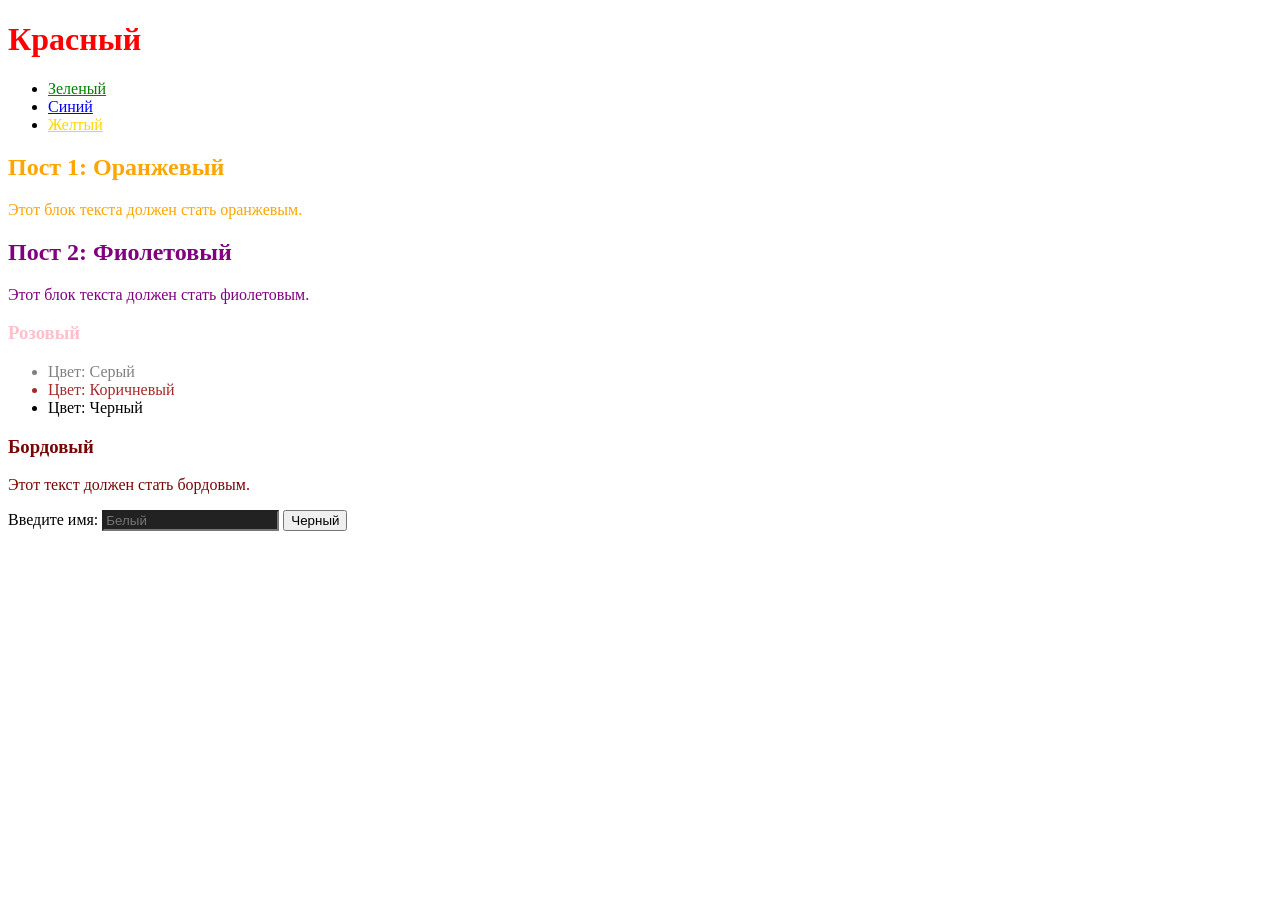
<file: index.html>
<!DOCTYPE html>
<html lang="ru">
<head>
    <meta charset="UTF-8">
    <meta name="viewport" content="width=device-width, initial-scale=1.0">
    <title>Лабораторная работа: Селекторы CSS</title>
    <link rel="stylesheet" href="style.css">
</head>
<body>
    <header>
        <h1 class="main-title">Красный</h1>
        <nav>
            <ul class="nav-list">
                <li><a href="#" class="link">Зеленый</a></li>
                <li><a href="#" class="link special-link">Синий</a></li>
                <li><a href="#" class="link">Желтый</a></li>
            </ul>
        </nav>
    </header>
    <section class="content">
        <article class="post" id="first-post">
            <h2>Пост 1: Оранжевый</h2>
            <p>Этот блок текста должен стать оранжевым.</p>
        </article>
        <article class="post">
            <h2>Пост 2: Фиолетовый</h2>
            <p>Этот блок текста должен стать фиолетовым.</p>
        </article>
    </section>
    <section class="sidebar">
        <div class="widget">
            <h3>Розовый</h3>
            <ul class="color-list">
                <li>Цвет: Серый</li>
                <li>Цвет: Коричневый</li>
                <li class="highlighted">Цвет: Черный</li>
            </ul>
        </div>
        <div class="widget important-widget">
            <h3>Бордовый</h3>
            <p class="note">Этот текст должен стать бордовым.</p>
        </div>
    </section>
    <footer>
        <form action="#" class="form">
        <label for="name">Введите имя:</label>
        <input type="text" id="name" placeholder="Белый">
        <button type="submit" class="submit-btn">Черный</button>
        </form>
    </footer>
</body>
</html>
</file>
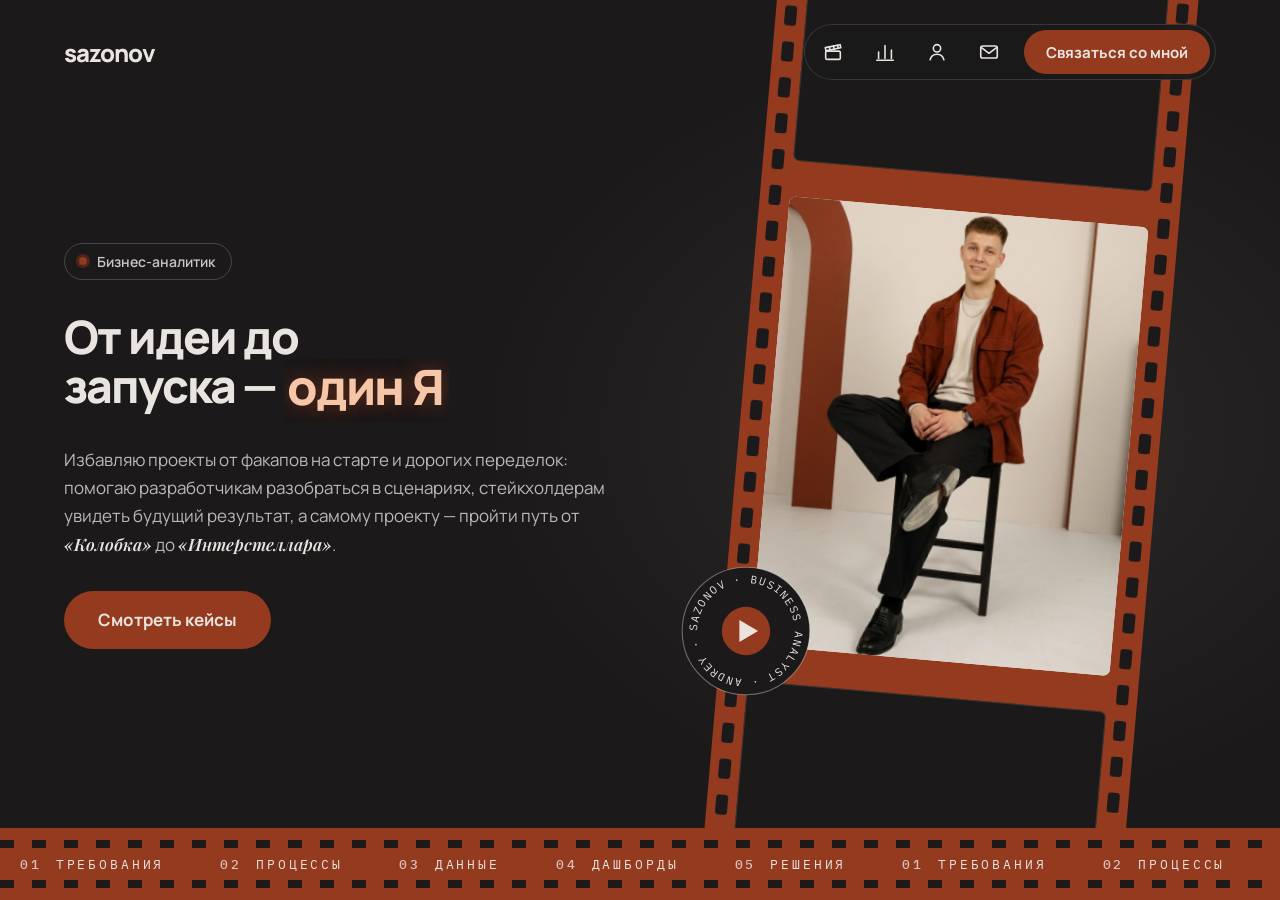
<file: portfolio_hero_repaired.html>
<!DOCTYPE html>
<html lang="ru">
<head>
<meta charset="utf-8">
<meta name="viewport" content="width=device-width, initial-scale=1">
<title>sazonov — портфолио бизнес-аналитика</title>

<link rel="preconnect" href="https://fonts.googleapis.com">
<link rel="preconnect" href="https://fonts.gstatic.com" crossorigin>
<link href="https://fonts.googleapis.com/css2?family=Manrope:wght@400;500;600;700;800&family=Playfair+Display:ital,wght@1,600&family=IBM+Plex+Mono:wght@500&display=swap" rel="stylesheet">

<style>
  *{margin:0;padding:0;box-sizing:border-box}
  html,body{background:#1B191A;color:#E9E4E0;font-family:'Manrope',system-ui,sans-serif}
  a{color:inherit;text-decoration:none}
  a:focus-visible{outline:2px solid #E9E4E0;outline-offset:3px}
  ::selection{background:#943A1F;color:#E9E4E0}

  /* ── Навигация ── */
  .nav-pill{
    display:flex;align-items:center;gap:6px;padding:5px;
    background:rgba(27,25,26,0.92);
    border:1px solid rgba(233,228,224,0.14);
    border-radius:999px;
    backdrop-filter:blur(8px);
  }
  .nav-ico{
    display:flex;flex-direction:row-reverse;align-items:center;gap:0;
    height:44px;padding:0 12px;border-radius:999px;
    color:#E9E4E0;
    transition:color .35s ease,background-color .35s ease,gap .5s cubic-bezier(.32,.72,0,1),padding .5s cubic-bezier(.32,.72,0,1);
  }
  .nav-ico svg{flex:none}
  .nav-ico .lbl{
    display:grid;grid-template-columns:0fr;opacity:0;
    transition:grid-template-columns .5s cubic-bezier(.32,.72,0,1),opacity .25s ease;
  }
  .nav-ico .lbl>span{min-width:0;overflow:hidden;white-space:nowrap;font-size:15px;font-weight:600}
  .nav-ico:hover,.nav-ico:focus-visible{
    gap:10px;padding-left:20px;
    color:#E9E4E0;background-color:rgba(148,58,31,0.30);
  }
  .nav-ico:hover .lbl,.nav-ico:focus-visible .lbl{
    grid-template-columns:1fr;opacity:1;
    transition:grid-template-columns .5s cubic-bezier(.32,.72,0,1),opacity .4s ease .1s;
  }

  /* ── Кнопки ── */
  .roll{display:block;overflow:hidden;height:1.4em;line-height:1.4em}
  .roll-in{display:block;transition:transform .6s cubic-bezier(.16,1,.3,1)}
  .roll-in>span{display:block;height:1.4em}
  .hire{background:#943A1F;color:#E9E4E0;transition:background-color .5s ease,color .5s ease}
  .hire:hover,.hire:focus-visible{background:#E9E4E0;color:#1B191A}
  .hire:hover .roll-in,.hire:focus-visible .roll-in{transform:translateY(-50%)}
  .btn-primary{background:#943A1F;color:#E9E4E0;transition:background-color .5s ease,color .5s ease}
  .btn-primary:hover,.btn-primary:focus-visible{background:#E9E4E0;color:#1B191A}
  .btn-primary:hover .roll-in,.btn-primary:focus-visible .roll-in{transform:translateY(-50%)}

  /* ══════ БРЕНД + УВЕДОМЛЕНИЕ «+вайб» ══════ */
  .brand{
    position:relative;
    display:inline-flex;align-items:center;
    min-height:44px;font-size:24px;font-weight:800;letter-spacing:-0.04em;
    cursor:pointer;
  }
  .brand .toast{
    position:absolute;top:calc(100% + 6px);left:0;
    padding:6px 12px;
    background:#943A1F;color:#E9E4E0;
    font-size:13px;font-weight:700;letter-spacing:.02em;
    border-radius:999px;
    white-space:nowrap;
    pointer-events:none;
    opacity:0;
    transform:translateY(-6px) scale(.92);
    transform-origin:top left;
    transition:opacity .35s cubic-bezier(.16,1,.3,1),transform .45s cubic-bezier(.16,1,.3,1);
    box-shadow:0 6px 16px rgba(27,25,26,.35);
  }
  .brand .toast::before{
    content:"";position:absolute;top:-4px;left:14px;
    width:8px;height:8px;
    background:#943A1F;
    transform:rotate(45deg);
  }
  .brand:hover .toast,.brand:focus-visible .toast{
    opacity:1;
    transform:translateY(0) scale(1);
  }

  /* ── Диск ── */
  .disc{
    position:absolute;left:0;bottom:12%;z-index:3;
    display:block;width:132px;height:132px;
    transition:transform .6s cubic-bezier(.16,1,.3,1);
    cursor:pointer;
  }
  .disc:hover{transform:scale(1.07)}
  .disc:active{transform:scale(1.02)}
  .spin{transform-box:fill-box;transform-origin:center;animation:spin 14s linear infinite;animation-play-state:paused}
  .disc:hover .spin,.disc:focus-visible .spin,.disc.is-playing .spin{animation-play-state:running}

  /* ══════ НОТЫ ══════ */
  .notes{position:absolute;inset:0;pointer-events:none}
  .notes span{
    position:absolute;left:50%;top:50%;
    font-family:'Manrope',sans-serif;font-weight:800;
    color:#E9E4E0;font-size:22px;line-height:1;
    opacity:0;transform:translate(-50%,-50%) scale(.3);
    text-shadow:0 2px 8px rgba(27,25,26,.5);
    will-change:transform,opacity;--dx:0;--dy:0;--dr:0;
  }
  .notes span:nth-child(1){--dx:-52px;--dy:-44px;--dr:-25deg;color:#E9E4E0}
  .notes span:nth-child(2){--dx: 48px;--dy:-52px;--dr: 20deg;color:#F0B59E}
  .notes span:nth-child(3){--dx:-58px;--dy: 12px;--dr:-15deg;color:#E9E4E0}
  .notes span:nth-child(4){--dx: 56px;--dy:  6px;--dr: 30deg;color:#F0B59E}
  .notes span:nth-child(5){--dx:-22px;--dy:-64px;--dr:  8deg;color:#E9E4E0}
  .notes span:nth-child(6){--dx: 24px;--dy:-70px;--dr:-12deg;color:#F0B59E}

  .disc.is-playing .notes span{animation:noteFly 1.3s cubic-bezier(.2,.7,.2,1) forwards}
  .disc.is-playing .notes span:nth-child(1){animation-delay:.00s}
  .disc.is-playing .notes span:nth-child(2){animation-delay:.06s}
  .disc.is-playing .notes span:nth-child(3){animation-delay:.12s}
  .disc.is-playing .notes span:nth-child(4){animation-delay:.18s}
  .disc.is-playing .notes span:nth-child(5){animation-delay:.24s}
  .disc.is-playing .notes span:nth-child(6){animation-delay:.30s}

  @keyframes noteFly{
    0%   {opacity:0;transform:translate(-50%,-50%) scale(.3) rotate(0deg)}
    20%  {opacity:1;transform:translate(calc(-50% + var(--dx)*.35),calc(-50% + var(--dy)*.35)) scale(1.1) rotate(calc(var(--dr)*.5))}
    70%  {opacity:1;transform:translate(calc(-50% + var(--dx)),calc(-50% + var(--dy))) scale(1) rotate(var(--dr))}
    100% {opacity:0;transform:translate(calc(-50% + var(--dx)*1.25),calc(-50% + var(--dy)*1.25 - 18px)) scale(.85) rotate(calc(var(--dr)*1.6))}
  }

  /* ── Базовые анимации ── */
  .strip-drift{animation:drift 6s ease-in-out infinite alternate;animation-play-state:paused}
  .strip-drift:hover{animation-play-state:running}
  
  .w{display:inline-block;overflow:hidden;vertical-align:top;padding:.06em .05em .16em 0;margin:-.06em -.05em -.16em 0}
  .wi{display:inline-block;animation:wordUp 1s cubic-bezier(.16,1,.3,1) var(--d,0s) both}
  .reveal{animation:rise 1s cubic-bezier(.16,1,.3,1) var(--d,0s) both}
  
  @keyframes wordUp{from{transform:translateY(105%) rotate(2deg);opacity:0}}
  @keyframes rise{from{opacity:0;transform:translateY(22px);filter:blur(6px)}}
  @keyframes spin{to{transform:rotate(360deg)}}
  @keyframes drift{from{transform:translateY(-12px)}to{transform:translateY(12px)}}
  @keyframes marquee{from{transform:translateX(0)}to{transform:translateX(-50%)}}

  @media (prefers-reduced-motion:reduce){
    .spin,.strip-drift,.wi,.reveal{animation:none}
    .roll-in,.disc,.nav-ico,.nav-ico .lbl,.hire,.btn-primary,.brand .toast{transition:none}
    .disc.is-playing .notes span{animation:none;opacity:1}
  }

  /* ══════ HERO ══════ */
  .hero{position:relative;min-height:100vh;display:flex;flex-direction:column;overflow:hidden}
  .hero::before{
    content:"";position:absolute;inset:0;pointer-events:none;
    background:radial-gradient(55% 60% at 76% 48%, rgba(233,228,224,0.08), rgba(233,228,224,0) 70%);
  }
  .hero-header{
    position:relative;z-index:3;
    display:flex;flex-wrap:wrap;align-items:center;justify-content:space-between;
    gap:12px 24px;padding:24px clamp(20px,5vw,72px);
    max-width:1440px;margin:0 auto;width:100%;
  }

  .hero-main{
    position:relative;z-index:1;flex:1;
    display:flex;align-items:center;justify-content:center;
    padding:0 clamp(20px,5vw,72px);
    margin-bottom: 24px;
  }

  .hero-layout{
    width:100%;max-width:1440px;
    display:grid;
    grid-template-columns:minmax(0,1fr) minmax(420px,0.95fr);
    align-items:center;
    gap:clamp(32px,4vw,64px);
    min-width:0;
  }

  /* ══════ ТЕКСТ ══════ */
  .hero-copy{
    min-width:0;
    display:flex;flex-direction:column;justify-content:center;align-items:flex-start;
    gap:32px;padding:32px 0 48px;
    max-width:560px;width:100%;
  }

  .chip{
    display:inline-flex;align-items:center;gap:10px;
    padding:8px 16px 8px 14px;
    border:1px solid rgba(233,228,224,.22);
    border-radius:999px;
    font-size:14px;font-weight:600;
    color:rgba(233,228,224,.85);
  }
  .chip i{
    width:8px;height:8px;border-radius:50%;
    background:#943A1F;box-shadow:0 0 0 3px rgba(148,58,31,.4);
  }

  .hero-title{
    font-size:clamp(34px,3.6vw,56px);
    font-weight:800;line-height:1.08;letter-spacing:-0.04em;
    text-wrap:balance;
    width:100%;max-width:100%;
  }

  /* ══════ «один Я» — последовательное появление и акцент ══════ */
  .em-one{
    position:relative;
    display:inline-block;
    font-family:'Manrope',system-ui,sans-serif;
    font-style:normal;
    font-weight:800;
    font-size:1.06em;
    letter-spacing:-.035em;
    white-space:nowrap;
    color:#F5C6A8;
    padding:0 .06em;
    
    /* Запуск анимации выезда на 0.15s позже слова "запуска" */
    animation: 
      wordUp 1s cubic-bezier(.16,1,.3,1) calc(var(--d, 0s) + 0.15s) both,
      accentGlow 1.2s cubic-bezier(.16,1,.3,1) calc(var(--d, 0s) + 0.15s) both;
  }
  
  /* Анимация изменения цвета и появления свечения */
  @keyframes accentGlow{
    0%{
      color:#E9E4E0; /* Сначала цвет как у остального текста */
      text-shadow:0 0 0 rgba(148,58,31,0);
    }
    100%{
      color:#F5C6A8;
      text-shadow:
        0 0 18px rgba(148,58,31,.55),
        0 0 40px rgba(148,58,31,.25);
    }
  }

  @media (prefers-reduced-motion:reduce){
    .em-one{
      animation:none;
      color:#F5C6A8;
      text-shadow:0 0 18px rgba(148,58,31,.55),0 0 40px rgba(148,58,31,.25);
    }
  }

  /* лид */
  .hero-lead{
    width:100%;max-width:100%;
    font-size:17px;line-height:1.65;
    color:rgba(233,228,224,.78);
    text-wrap:pretty;
    hyphens:none;-webkit-hyphens:none;
    overflow-wrap:normal;word-break:normal;
  }
  .hero-lead em{
    font-family:'Playfair Display',Georgia,serif;
    font-style:italic;font-weight:600;
    color:#E9E4E0;
  }

  /* ── Правая колонка ── */
  .hero-visual{
    position:relative;min-width:0;
    min-height:640px;
    isolation:isolate;
  }
  .film-frame{
    position:absolute;top:50%;left:50%;
    width:min(100%,420px);
    transform:translate(-50%,-50%) rotate(5deg);
  }
  .film-strip{position:relative;padding:0 30px;background:#943A1F}
  .film-perf{position:absolute;top:0;bottom:0;width:30px;height:100%}
  .film-perf--l{left:0}
  .film-perf--r{right:0}

  .film-cell{aspect-ratio:4/5;border-radius:6px;background:#1B191A;box-shadow:inset 0 0 0 1px rgba(233,228,224,0.14)}
  .film-gap{height:36px;display:flex;align-items:center;font-family:'IBM Plex Mono',monospace;font-size:11px;letter-spacing:.2em;color:#E9E4E0}

  /* ══════ ФОТО: без серых линий ══════ */
  .film-main{
    position:relative;
    aspect-ratio:4/5;
    background:#F2EFEB; 
    border-radius:6px;
    overflow:visible;
  }
  .film-main-clip{
    position:absolute;
    inset:0;
    border-radius:6px;
    overflow:hidden;
    clip-path:inset(-160px 0 0 0);
  }
  .film-main-clip img{
    position:absolute;
    left:50%;
    bottom:-2%;
    width:115%; 
    max-width:none;
    height:auto;
    transform:translateX(-50%);
    filter:drop-shadow(0 18px 22px rgba(27,25,26,0.28));
    user-select:none;-webkit-user-drag:none;
  }

  /* ══════ Бегущая лента: высота уменьшена на 20% ══════ */
  .ticker{
    position:relative;
    z-index:2;
    overflow:hidden;
    background:#943A1F;
    color:#E9E4E0;
    display:flex;
    flex-direction:column;
    padding:12px 0; 
    width: 100%;
  }
  .ticker-perf{
    height:8px;
    flex-shrink:0;
    background-image:repeating-linear-gradient(90deg,#1B191A 0 14px,transparent 14px 32px);
  }
  .ticker-viewport{
    overflow:hidden;
    width:100%;
    padding:0 20px; 
    display:flex;
    align-items:center;
    /* ⬇︎ Высота уменьшена с 40px до 32px (-20%) */
    height:32px; 
  }
  .ticker-track{
    display:flex;
    width:max-content;
    animation:marquee 50s linear infinite;
  }
  .ticker-track>div{
    display:flex;
    flex-shrink:0;
  }
  .ticker-item{
    display:flex;
    align-items:center;
    gap:14px;
    padding-right:56px;
    white-space:nowrap;
    font-family:'IBM Plex Mono',monospace;
    font-size:13px;
    letter-spacing:.22em;
    text-transform:uppercase;
    line-height:1; 
  }
  .ticker-item b{
    opacity:.8;
    font-weight:500;
  }

  /* ── Адаптив ── */
  @media (max-width:1100px){
    .hero-layout{grid-template-columns:minmax(0,1fr) minmax(380px,.9fr)}
    .hero-visual{min-height:600px}
    .film-frame{width:min(100%,380px)}
  }
  @media (max-width:940px){
    .hero-layout{grid-template-columns:minmax(0,1fr);gap:32px}
    .hero-copy{padding:16px 0 0;max-width:100%}
    .hero-visual{min-height:560px}
    .film-frame{width:min(100%,340px)}
    .disc{width:112px;height:112px;bottom:8%}
  }
  @media (max-width:520px){
    .hero-title{font-size:clamp(30px,8vw,40px)}
    .hero-lead{font-size:16px}
    .nav-pill{gap:2px}
    .nav-ico{height:40px;padding:0 10px}
    .disc{width:96px;height:96px}
    .hero-visual{min-height:500px}
    .film-frame{width:min(100%,290px)}
  }
</style>
</head>
<body>

<div class="hero">

  <!-- шапка -->
  <header class="hero-header">
    <a href="#" class="brand" aria-label="sazonov — на главную">
      sazonov
      <span class="toast" role="tooltip">+вайб</span>
    </a>

    <nav class="nav-pill" aria-label="Основная навигация">
      <a href="#cases" class="nav-ico" aria-label="Кейсы">
        <svg width="22" height="22" viewBox="0 0 24 24" fill="none" stroke="currentColor" stroke-width="1.75" stroke-linecap="round" stroke-linejoin="round" aria-hidden="true">
          <rect x="4" y="11" width="16" height="9" rx="1.5"/>
          <path d="M3.6 7.2 19.8 4l.7 3.4L4.3 10.6z"/>
          <path d="M8 6.33 8.7 9.73M12.5 5.44l.7 3.4M17 4.55l.7 3.4"/>
        </svg>
        <span class="lbl" aria-hidden="true"><span>Кейсы</span></span>
      </a>
      <a href="#skills" class="nav-ico" aria-label="Навыки">
        <svg width="22" height="22" viewBox="0 0 24 24" fill="none" stroke="currentColor" stroke-width="1.75" stroke-linecap="round" stroke-linejoin="round" aria-hidden="true">
          <path d="M5 19v-7M12 19V5M19 19v-9"/><path d="M3 21h18"/>
        </svg>
        <span class="lbl" aria-hidden="true"><span>Навыки</span></span>
      </a>
      <a href="#about" class="nav-ico" aria-label="Обо мне">
        <svg width="22" height="22" viewBox="0 0 24 24" fill="none" stroke="currentColor" stroke-width="1.75" stroke-linecap="round" stroke-linejoin="round" aria-hidden="true">
          <circle cx="12" cy="8" r="4"/><path d="M4.5 20.5c1-4 4-6 7.5-6s6.5 2 7.5 6"/>
        </svg>
        <span class="lbl" aria-hidden="true"><span>Обо мне</span></span>
      </a>
      <a href="#contact" class="nav-ico" aria-label="Контакты">
        <svg width="22" height="22" viewBox="0 0 24 24" fill="none" stroke="currentColor" stroke-width="1.75" stroke-linecap="round" stroke-linejoin="round" aria-hidden="true">
          <rect x="3" y="5.5" width="18" height="13" rx="2"/><path d="m3.8 7.2 8.2 6.2 8.2-6.2"/>
        </svg>
        <span class="lbl" aria-hidden="true"><span>Контакты</span></span>
      </a>
      <a href="#contact" class="hire" style="display:inline-flex;align-items:center;height:44px;margin-left:6px;padding:0 22px;border-radius:999px;font-size:15px;font-weight:700">
        <span class="roll"><span class="roll-in">
          <span>Связаться со мной</span>
          <span aria-hidden="true">Связаться со мной</span>
        </span></span>
      </a>
    </nav>
  </header>

  <!-- главный экран -->
  <main class="hero-main">
    <div class="hero-layout">

      <!-- текст -->
      <div class="hero-copy">
        <div class="chip reveal" style="--d:.2s">
          <i aria-hidden="true"></i>
          Бизнес-аналитик
        </div>

        <h1 class="hero-title">
          <span class="w"><span class="wi" style="--d:.3s">От</span></span>
          <span class="w"><span class="wi" style="--d:.38s">идеи</span></span>
          <span class="w"><span class="wi" style="--d:.46s">до</span></span>
          <span class="w"><span class="wi" style="--d:.54s">запуска</span></span>
          <span class="w"><span class="wi" style="--d:.62s">—</span></span>
          <span class="w"><span class="wi em-one" style="--d:.70s">один Я</span></span>
        </h1>

        <p class="hero-lead reveal" style="--d:1.1s">
          Избавляю проекты от факапов на старте и дорогих переделок: помогаю разработчикам разобраться в сценариях, стейкхолдерам увидеть будущий результат, а самому проекту — пройти путь от <em>«Колобка»</em> до <em>«Интерстеллара»</em>.
        </p>

        <a href="#cases" class="btn-primary reveal" style="--d:1.6s;display:inline-flex;align-items:center;min-height:58px;padding:0 34px;border-radius:999px;font-size:17px;font-weight:700">
          <span class="roll"><span class="roll-in">
            <span>Смотреть кейсы</span>
            <span aria-hidden="true">Смотреть кейсы</span>
          </span></span>
        </a>
      </div>

      <!-- фото -->
      <div class="hero-visual">
        <div class="film-frame">
          <div class="film-strip strip-drift">

            <svg class="film-perf film-perf--l" aria-hidden="true">
              <defs>
                <pattern id="sprocket" width="30" height="36" patternUnits="userSpaceOnUse">
                  <rect x="9" y="8" width="12" height="20" rx="3" fill="#1B191A"/>
                </pattern>
              </defs>
              <rect width="30" height="100%" fill="url(#sprocket)"/>
            </svg>
            <svg class="film-perf film-perf--r" aria-hidden="true">
              <rect width="30" height="100%" fill="url(#sprocket)"/>
            </svg>

            <div class="film-cell" aria-hidden="true"></div>
            <div class="film-gap" aria-hidden="true"></div>

            <div class="film-main">
              <div class="film-main-clip">
                <!-- ⬇︎ photo.png рядом с html ИЛИ data:image/png;base64,... -->
                <img
                  src="img/photo.png"
                  alt="Андрей Сазонов — бизнес-аналитик"
                  width="848" height="1200"
                  loading="eager" decoding="async"
                >
              </div>
            </div>
            <div class="film-gap" aria-hidden="true">12</div>

            <div class="film-cell" aria-hidden="true"></div>
            <div class="film-gap" aria-hidden="true">13</div>

          </div>
        </div>

        <!-- диск -->
        <a href="#cases" class="disc" id="discBtn" aria-label="Смотреть кейсы">
          <svg width="100%" height="100%" viewBox="0 0 120 120" aria-hidden="true">
            <defs>
              <path id="badge-circle" d="M60,60 m-44,0 a44,44 0 1,1 88,0 a44,44 0 1,1 -88,0"/>
            </defs>
            <circle cx="60" cy="60" r="58" fill="#1B191A" stroke="#E9E4E0" stroke-opacity="0.4"/>
            <g class="spin">
              <text font-family="IBM Plex Mono, monospace" font-size="10" fill="#E9E4E0">
                <textPath href="#badge-circle" textLength="268" lengthAdjust="spacing">SAZONOV · BUSINESS ANALYST · ANDREY ·</textPath>
              </text>
            </g>
            <circle cx="60" cy="60" r="22" fill="#943A1F"/>
            <path d="M54 50v20l17-10z" fill="#E9E4E0"/>
          </svg>

          <span class="notes" aria-hidden="true">
            <span>♪</span>
            <span>♫</span>
            <span>♩</span>
            <span>♬</span>
            <span>♪</span>
            <span>♫</span>
          </span>
        </a>
      </div>

    </div>
  </main>

  <!-- Бегущая лента -->
  <div class="ticker" aria-hidden="true">
    <div class="ticker-perf"></div>
    <div class="ticker-viewport">
      <div class="ticker-track">
        <div>
          <span class="ticker-item"><b>01</b> Требования</span>
          <span class="ticker-item"><b>02</b> Процессы</span>
          <span class="ticker-item"><b>03</b> Данные</span>
          <span class="ticker-item"><b>04</b> Дашборды</span>
          <span class="ticker-item"><b>05</b> Решения</span>
          <span class="ticker-item"><b>01</b> Требования</span>
          <span class="ticker-item"><b>02</b> Процессы</span>
          <span class="ticker-item"><b>03</b> Данные</span>
          <span class="ticker-item"><b>04</b> Дашборды</span>
          <span class="ticker-item"><b>05</b> Решения</span>
        </div>
        <div>
          <span class="ticker-item"><b>01</b> Требования</span>
          <span class="ticker-item"><b>02</b> Процессы</span>
          <span class="ticker-item"><b>03</b> Данные</span>
          <span class="ticker-item"><b>04</b> Дашборды</span>
          <span class="ticker-item"><b>05</b> Решения</span>
          <span class="ticker-item"><b>01</b> Требования</span>
          <span class="ticker-item"><b>02</b> Процессы</span>
          <span class="ticker-item"><b>03</b> Данные</span>
          <span class="ticker-item"><b>04</b> Дашборды</span>
          <span class="ticker-item"><b>05</b> Решения</span>
        </div>
      </div>
    </div>
    <div class="ticker-perf"></div>
  </div>

</div>

<script>
  (function(){
    const disc = document.getElementById('discBtn');
    if (!disc) return;
    const reduce = window.matchMedia('(prefers-reduced-motion: reduce)').matches;

    disc.addEventListener('click', function(e){
      e.preventDefault();
      if (disc.classList.contains('is-playing')) return;
      disc.classList.add('is-playing');
      setTimeout(function(){ disc.classList.remove('is-playing'); }, reduce ? 1300 : 1700);
    });
  })();
</script>

</body>
</html>
</file>
<file: style.css>
h1 {
    color: red;
}

.nav-list > li:nth-child(1) > a {
    color: green;
}

.nav-list .special-link {
    color: blue;
}

.nav-list > li:nth-child(3) > a {
    color: gold;
}

.content #first-post {
    color: orange;
}

.content > .post:nth-child(2) {
    color: purple;
}

.sidebar > .widget:nth-child(1) > h3 {
    color: pink;
}

.sidebar > .important-widget {
    color: #780606;
}

.highligted {
    color: black;
}

.widget > .color-list > li:nth-child(1) {
    color: grey;
}

.widget > .color-list > li:nth-child(2) {
    color: brown;
}

.form input[type="text"]:focus {
    outline: none;
    border-color: #0066cc; 
}

.form input[type="text"] {
    background-color: #222;
    color: white;
}
</file>
